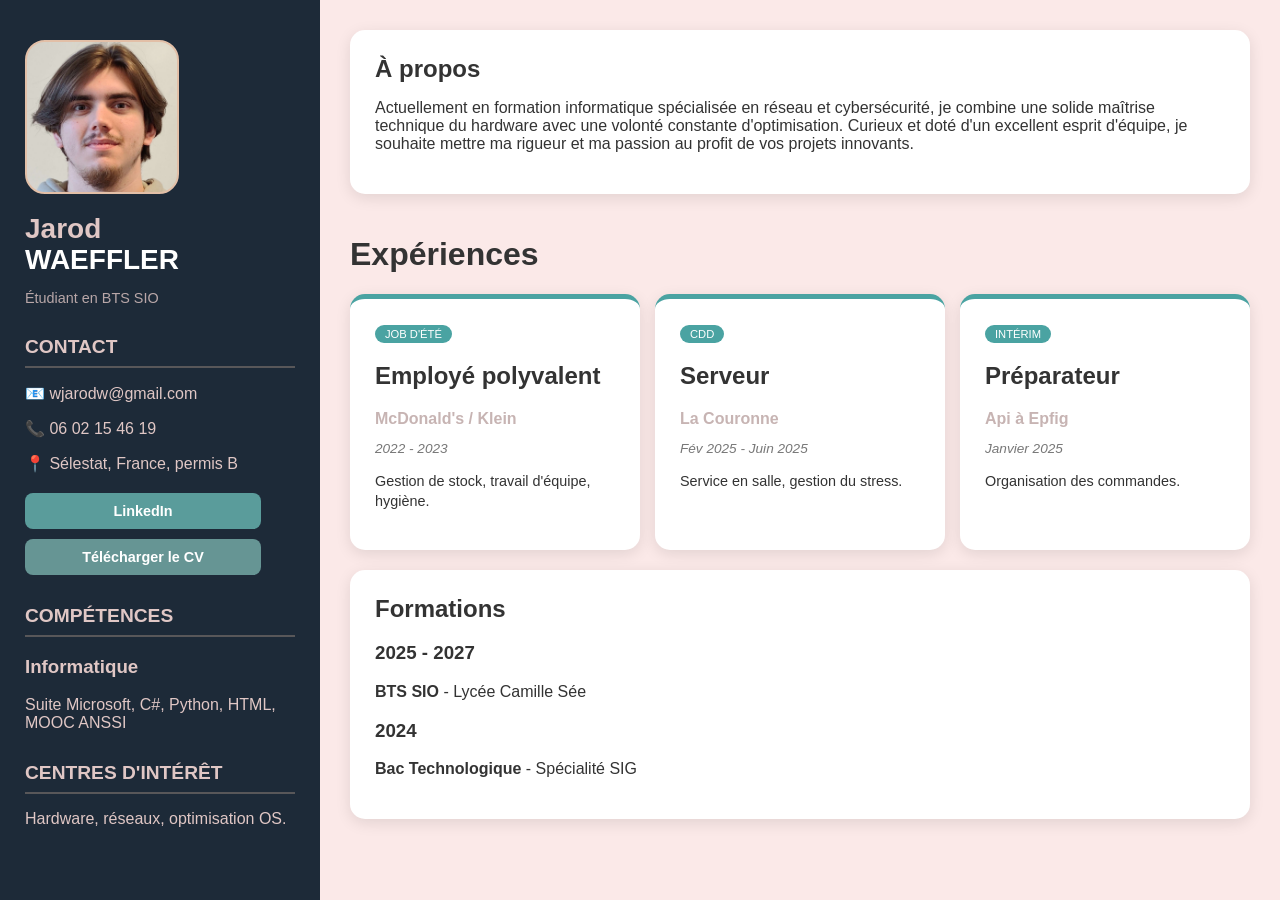
<file: index.html>
<!DOCTYPE html>
<html lang="fr">
<head>
    <meta charset="UTF-8">
    <meta name="viewport" content="width=device-width, initial-scale=1.0">
    <link rel="stylesheet" href="style.css">
    <title>CV Jarod WAEFFLER</title>
</head>
<body>
    <div class="conteneur">
        
        <div class="left">
            <div class="profile-pic"></div> 
            <h1>Jarod <br><span>WAEFFLER</span></h1>
            <p class="subtitle">Étudiant en BTS SIO</p>

            <div class="section-left">
                <h2>Contact</h2>
                <hr>
                <p>📧 wjarodw@gmail.com</p>
                <p>📞 06 02 15 46 19</p>
                <p>📍 Sélestat, France, permis B</p>
                
                <div class="social-buttons">
                    <a href="https://www.linkedin.com/in/jarodwaeffler/" target="_blank" class="btn-linkedin">LinkedIn</a>
                    <a href="Images\Jarod_WAEFFLER_CV.pdf" download="Jarod_WAEFFLER_CV.pdf" class="btn-download">Télécharger le CV</a>
                </div>
            </div>

            <div class="section-left">
                <h2>Compétences</h2>
                <hr>
                <h3>Informatique</h3>
                <p>Suite Microsoft, C#, Python, HTML, MOOC ANSSI</p>
            </div>

            <div class="section-left">
                <h2>Centres d'intérêt</h2>
                <hr>
                <p>Hardware, réseaux, optimisation OS.</p>
            </div>
        </div>

        <div class="grosbloc">
            
            <div class="card">
                <h1>À propos</h1>
                <p>Actuellement en formation informatique spécialisée en réseau et cybersécurité, je combine une solide maîtrise technique du hardware avec une volonté constante d'optimisation. Curieux et doté d'un excellent esprit d'équipe, je souhaite mettre ma rigueur et ma passion au profit de vos projets innovants.</p>
            </div>

            <div class="card-special">
                <h1>Expériences</h1>
                <div class="exp-grid">
                    <div class="card exp-card">
                        <span class="badge">Job d'été</span>
                        <h2>Employé polyvalent</h2>
                        <p class="company">McDonald's / Klein</p>
                        <p class="date">2022 - 2023</p>
                        <p class="desc">Gestion de stock, travail d'équipe, hygiène.</p>
                    </div>

                    <div class="card exp-card">
                        <span class="badge">CDD</span>
                        <h2>Serveur</h2>
                        <p class="company">La Couronne</p>
                        <p class="date">Fév 2025 - Juin 2025</p>
                        <p class="desc">Service en salle, gestion du stress.</p>
                    </div>

                    <div class="card exp-card">
                        <span class="badge">Intérim</span>
                        <h2>Préparateur</h2>
                        <p class="company">Api à Epfig</p>
                        <p class="date">Janvier 2025</p>
                        <p class="desc">Organisation des commandes.</p>
                    </div>
                </div>
            </div>

            <div class="card">
                <h1>Formations</h1>
                <div class="edu-item">
                    <h3>2025 - 2027</h3>
                    <p><strong>BTS SIO</strong> - Lycée Camille Sée</p>
                </div>
                <div class="edu-item">
                    <h3>2024</h3>
                    <p><strong>Bac Technologique</strong> - Spécialité SIG</p>
                </div>
            </div>
        </div>
    </div>
</body>

</html>
</file>
<file: style.css>
body {
    background-color: #f9d9d790;
    margin: 0;
    font-family: 'Segoe UI', sans-serif;
    color: #333;
}

.conteneur {
    display: grid;
    grid-template-columns: 320px 1fr;
    min-height: 100vh;
}


.left {
    background-color: #0d1d2cee;
    color: #E0C7C5;
    padding: 40px 25px;
}

.profile-pic {
    width: 150px;
    height: 150px;
    background-color: #526779;
    border-radius: 20px;
    margin-bottom: 20px;
    background-image: url('Images/Jarod_WAEFFLER_Photo.jpg');
    background-size: cover;
    background-position: center;
    border: 2px solid #E2BFA7;
}

.left h1 { 
    margin: 0; 
    font-size: 28px; 
    line-height: 1.1; 
}
.left h1 span { 
    color: white; 
}
.subtitle { 
    font-size: 0.9em; 
    margin-bottom: 30px; 
    opacity: 0.8; 
}

.section-left { 
    margin-top: 30px; 
}
.section-left h2 { 
    font-size: 1.2em; 
    text-transform: uppercase; 
    margin-bottom: 5px; 
}
.section-left hr { 
    border: 0.5px solid #E2BFA7; 
    opacity: 0.3; 
}


.social-buttons { 
    margin-top: 20px; 
}

.btn-linkedin, .btn-download {
    display: block;
    width: 80%;
    margin-top: 10px;
    padding: 10px;
    text-decoration: none;
    border-radius: 8px;
    font-size: 0.9em;
    font-weight: bold;
    text-align: center;
    color: white;
}

.btn-linkedin { 
    background-color: #5A9C9B; 
}
.btn-download { 
    background-color: #669594; 
}


.grosbloc {
    padding: 30px;
    display: flex;
    flex-direction: column;
    gap: 20px;
}


.card {
    background-color: white;
    padding: 25px;
    border-radius: 15px;
    box-shadow: 0 4px 15px rgba(0,0,0,0.1);
}

.card h1 {
    color: #333;
    margin-top: 0;
    font-size: 1.5em;
}


.exp-grid {
    display: grid;
    grid-template-columns: repeat(auto-fit, minmax(200px, 1fr));
    gap: 15px;
}

.exp-card {
    border-top: 5px solid #4AA3A2;
}

.badge {
    background-color: #4AA3A2;
    color: white;
    padding: 3px 10px;
    border-radius: 20px;
    font-size: 0.7em;
    text-transform: uppercase;
}

.company { 
    font-weight: bold; 
    color: #C7B4B3; 
    margin: 5px 0 0 0; 
}
.date { 
    font-style: italic; 
    font-size: 0.85em; 
    color: #777; 
    margin-bottom: 10px; 
}
.desc { 
    font-size: 0.9em; 
    line-height: 1.4; 
}

.edu-item { 
    margin-bottom: 15px; }
</file>
